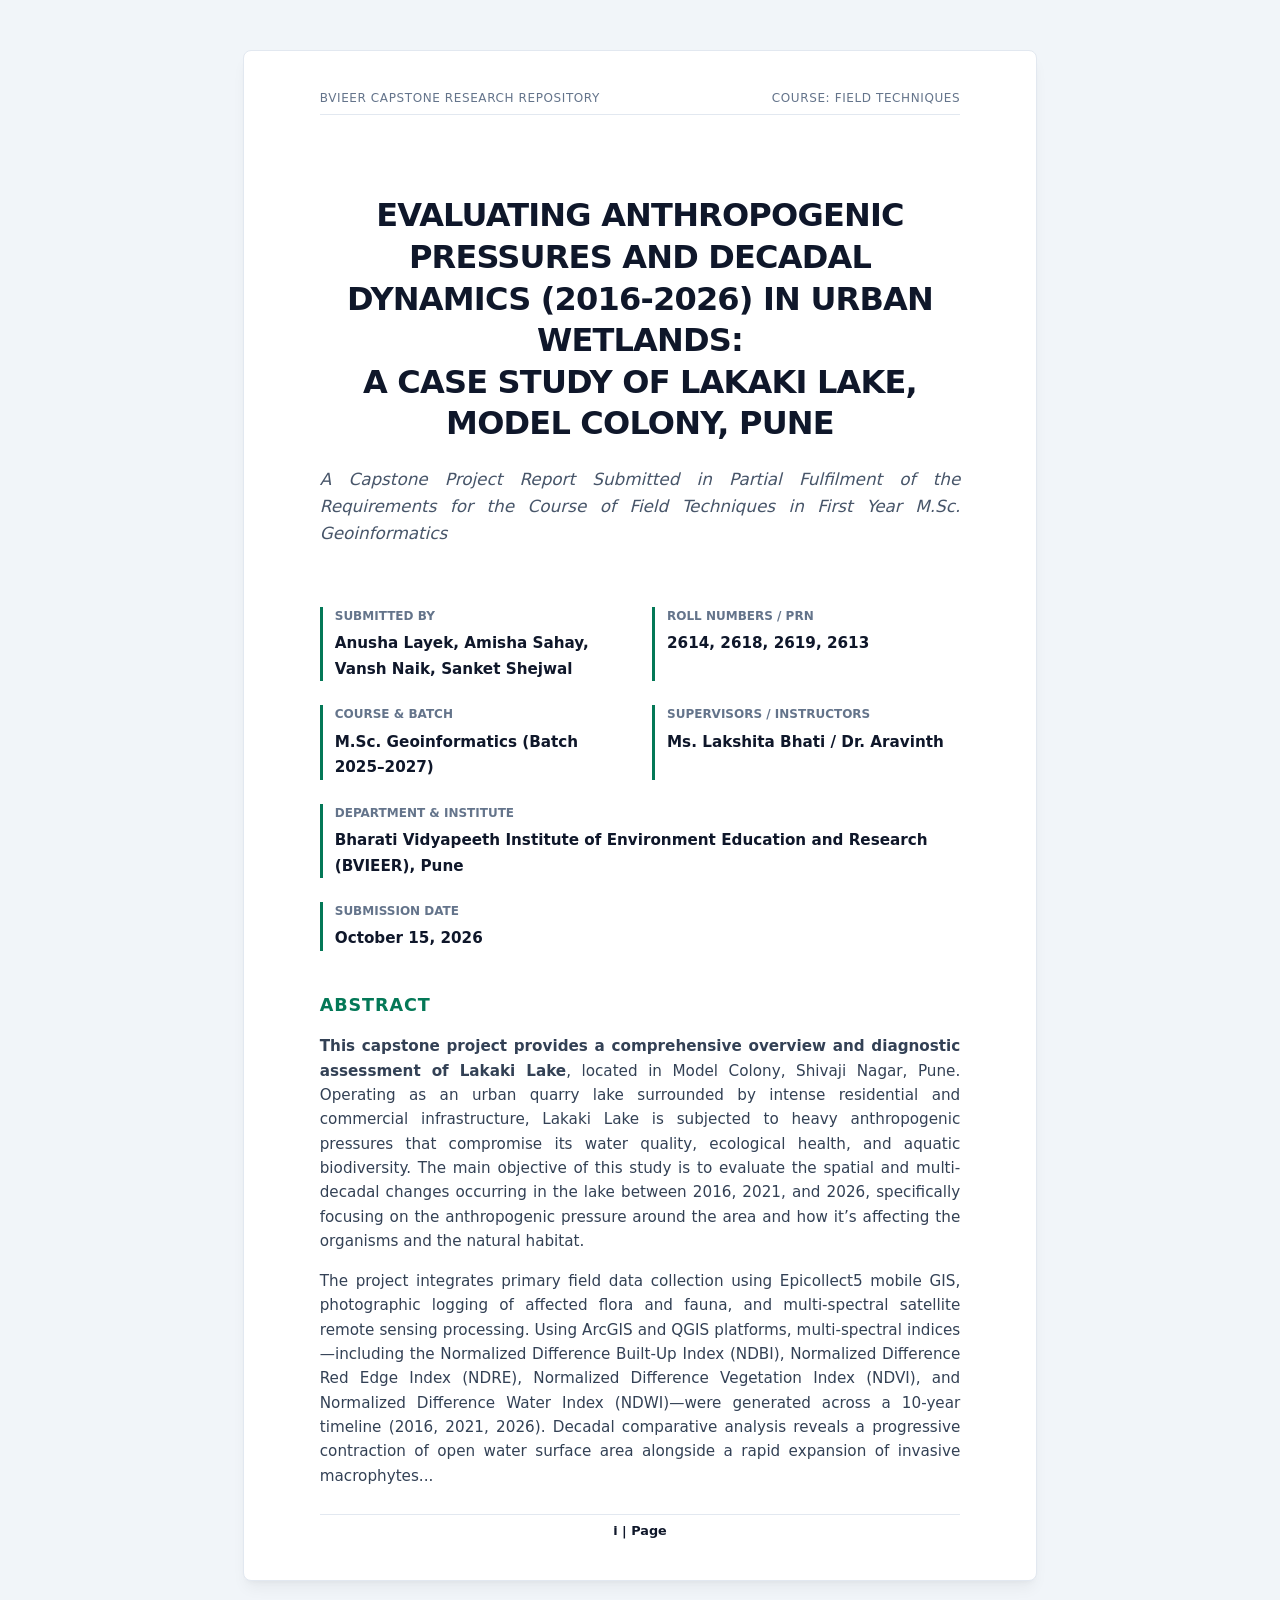
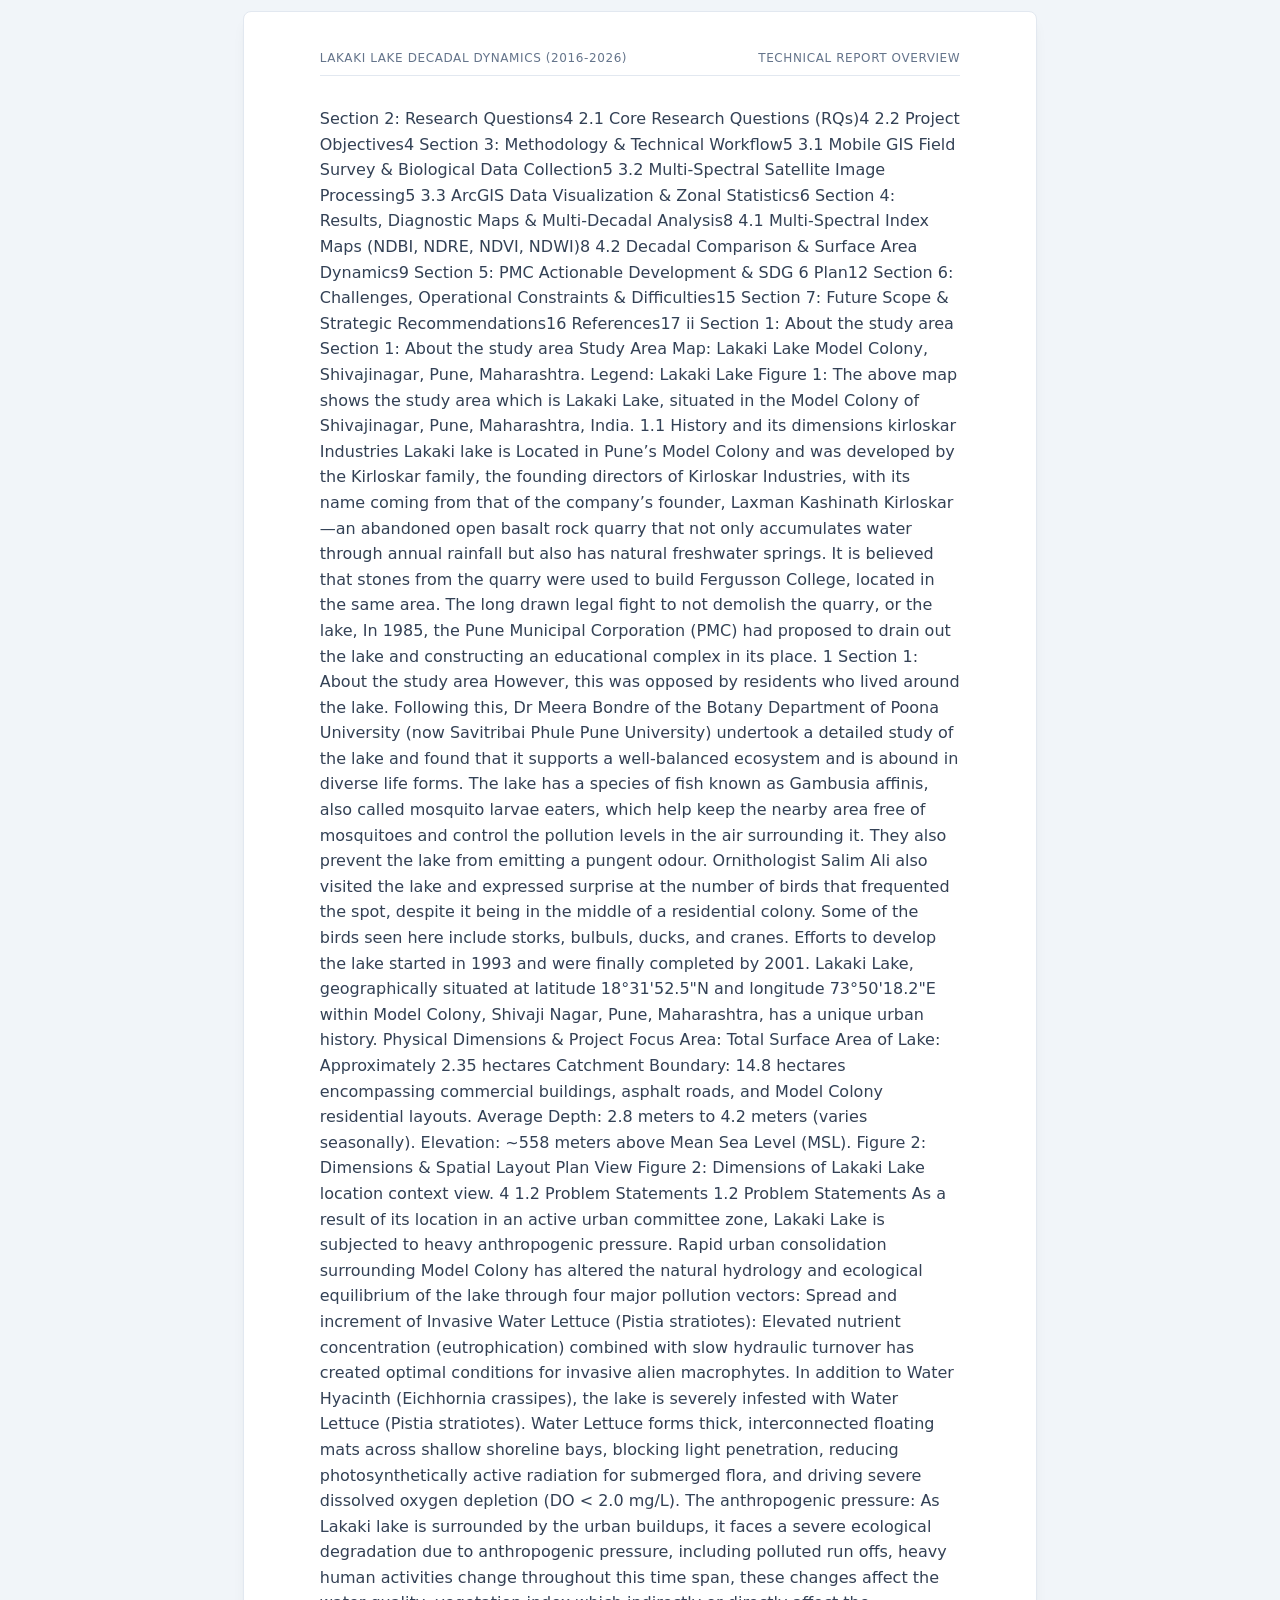
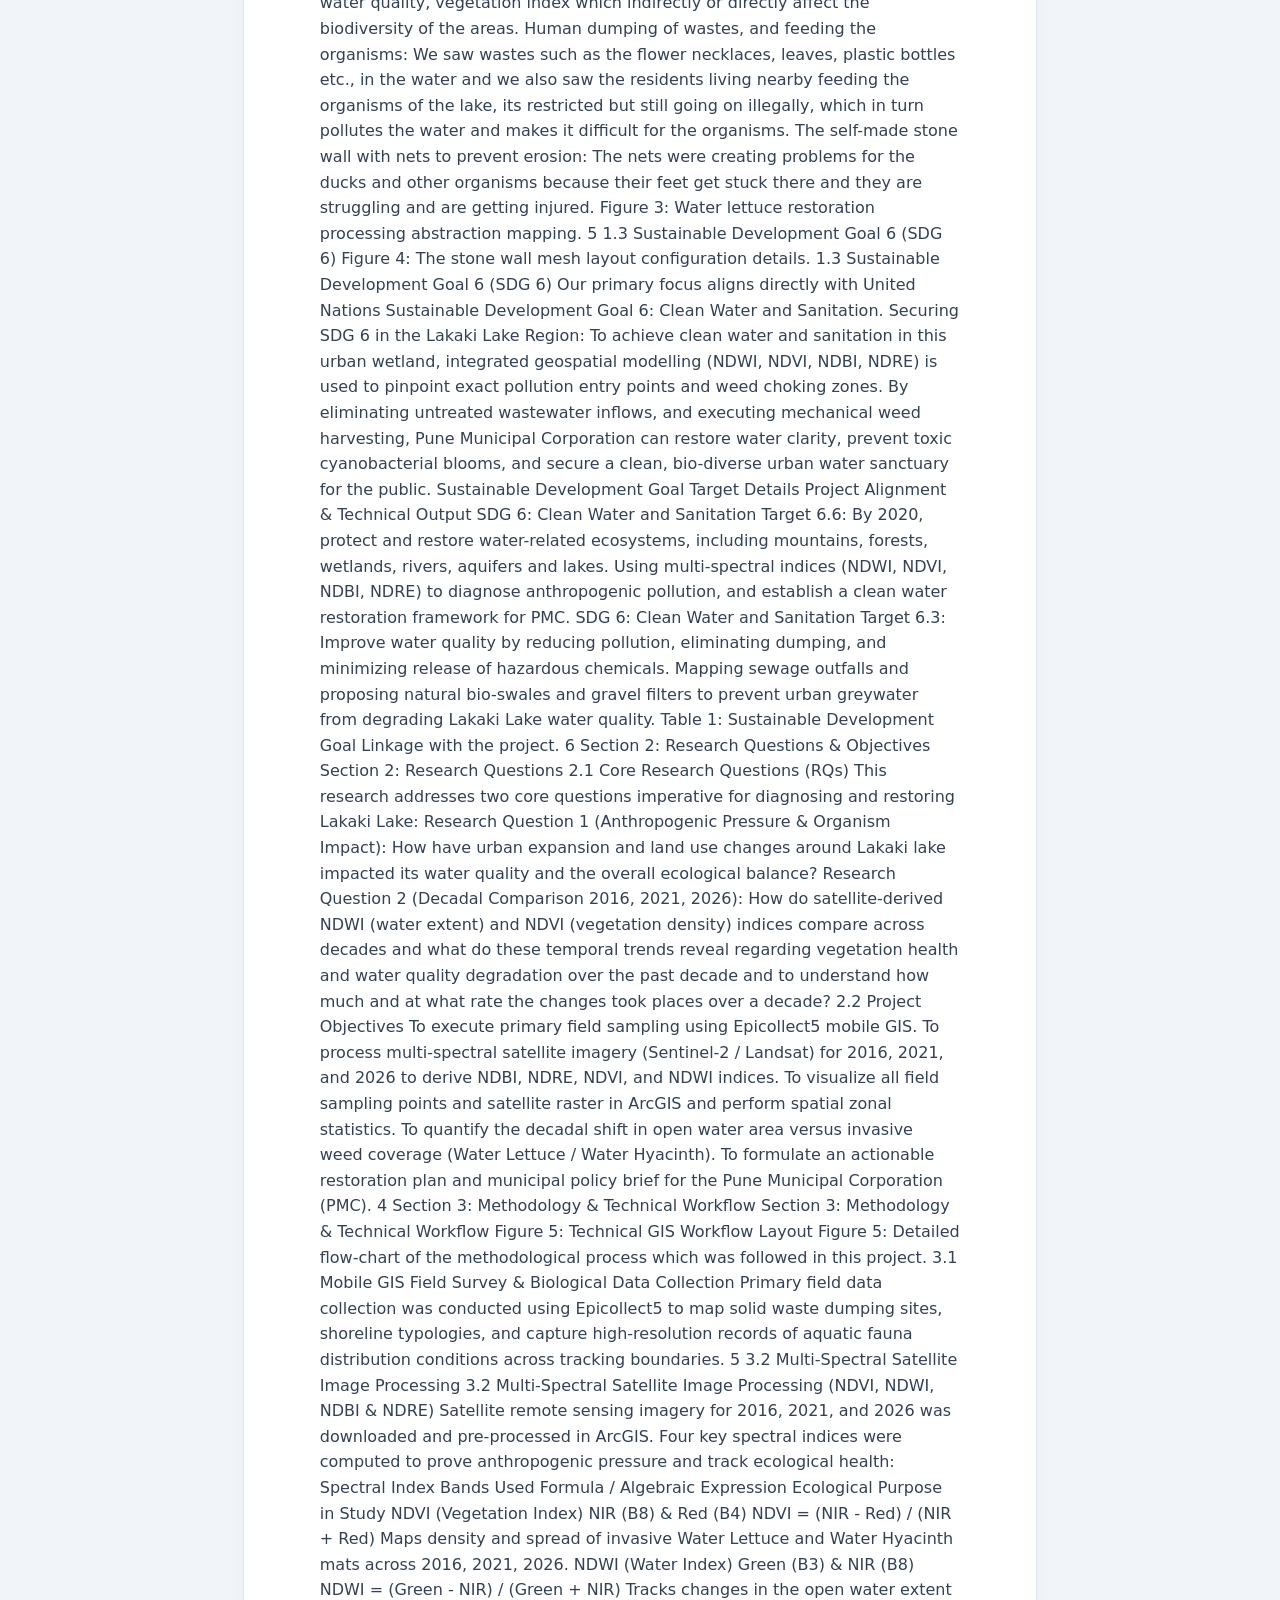
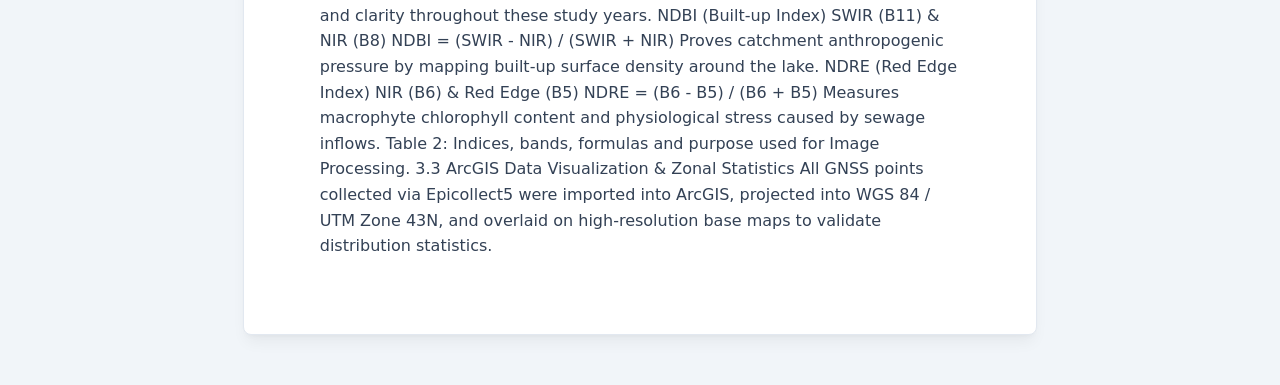
<file: lakaki.html>
<!DOCTYPE html>
<html lang="en">
<head>
    <meta charset="UTF-8">
    <meta name="viewport" content="width=device-width, initial-scale=1.0">
    <title>Capstone Report: Anthropogenic Pressures and Decadal Dynamics (2016-2026) in Lakaki Lake</title>
    <style>
        :root {
            --primary-navy: #0f172a;
            --emerald-green: #047857;
            --accent-teal: #0d9488;
            --text-body: #334155;
            --bg-canvas: #f1f5f9;
            --bg-card: #ffffff;
            --border-light: #e2e8f0;
            --badge-loss: #be123c;
            --badge-gain: #15803d;
        }

        body {
            font-family: 'Segoe UI', system-ui, -apple-system, sans-serif;
            line-height: 1.6;
            color: var(--text-body);
            background-color: var(--bg-canvas);
            margin: 0;
            padding: 20px;
        }

        .report-page {
            background: var(--bg-card);
            width: 210mm;
            min-height: 297mm;
            padding: 25mm 20mm 20mm 20mm;
            margin: 30px auto;
            box-shadow: 0 10px 15px -3px rgba(0,0,0,0.05), 0 4px 6px -4px rgba(0,0,0,0.05);
            border-radius: 8px;
            box-sizing: border-box;
            position: relative;
            border: 1px solid var(--border-light);
        }

        .running-header {
            position: absolute;
            top: 10mm;
            left: 20mm;
            right: 20mm;
            display: flex;
            justify-content: space-between;
            font-size: 0.75rem;
            color: #64748b;
            border-bottom: 1px solid var(--border-light);
            padding-bottom: 6px;
            text-transform: uppercase;
            letter-spacing: 0.05em;
        }

        .running-footer {
            position: absolute;
            bottom: 10mm;
            left: 20mm;
            right: 20mm;
            text-align: center;
            font-size: 0.8rem;
            font-weight: 600;
            color: var(--primary-navy);
            border-top: 1px solid var(--border-light);
            padding-top: 6px;
        }

        /* Cover Page Styling */
        .cover-title {
            text-align: center;
            margin-top: 50px;
            margin-bottom: 60px;
        }

        .cover-title h1 {
            font-size: 2rem;
            color: var(--primary-navy);
            line-height: 1.3;
            font-weight: 800;
            letter-spacing: -0.025em;
        }

        .cover-title p {
            font-size: 1.05rem;
            color: #475569;
            font-style: italic;
            margin-top: 15px;
        }

        .metadata-section {
            margin: 40px 0;
            display: grid;
            grid-template-columns: repeat(2, 1fr);
            gap: 24px;
        }

        .meta-group {
            border-left: 3px solid var(--emerald-green);
            padding-left: 12px;
        }

        .meta-group label {
            display: block;
            font-size: 0.75rem;
            font-weight: 700;
            text-transform: uppercase;
            color: #64748b;
            margin-bottom: 4px;
        }

        .meta-group span {
            font-size: 0.95rem;
            font-weight: 600;
            color: var(--primary-navy);
        }

        /* Typography */
        h2 {
            color: var(--primary-navy);
            font-size: 1.4rem;
            margin-top: 35px;
            margin-bottom: 16px;
            font-weight: 700;
            border-left: 4px solid var(--accent-teal);
            padding-left: 10px;
        }

        h3 {
            color: var(--emerald-green);
            font-size: 1.1rem;
            margin-top: 24px;
            margin-bottom: 12px;
            font-weight: 600;
        }

        p {
            text-align: justify;
            font-size: 0.95rem;
            margin-bottom: 16px;
        }

        ul, ol {
            padding-left: 20px;
            margin-bottom: 16px;
        }

        li {
            font-size: 0.95rem;
            margin-bottom: 8px;
        }

        /* Tables & Structural Layouts */
        table {
            width: 100%;
            border-collapse: collapse;
            margin: 24px 0;
            font-size: 0.9rem;
        }

        th, td {
            padding: 12px;
            border: 1px solid var(--border-light);
            text-align: left;
            vertical-align: top;
        }

        th {
            background-color: #f8fafc;
            color: var(--primary-navy);
            font-weight: 700;
        }

        tr:nth-child(even) td {
            background-color: #f8fafc;
        }

        .shift-loss { color: var(--badge-loss); font-weight: 700; }
        .shift-gain { color: var(--badge-gain); font-weight: 700; }

        /* Vector Spatial / Matrix Placeholders */
        .vector-canvas-placeholder {
            background-color: #f8fafc;
            border: 1px solid var(--border-light);
            border-radius: 6px;
            padding: 24px;
            margin: 20px 0;
            display: flex;
            flex-direction: column;
            align-items: center;
            justify-content: center;
        }

        .vector-canvas-placeholder svg {
            max-width: 100%;
            height: auto;
        }

        .toc-list {
            list-style: none;
            padding: 0;
        }

        .toc-item {
            display: flex;
            justify-content: space-between;
            align-items: flex-end;
            margin-bottom: 10px;
            font-size: 0.95rem;
        }

        .toc-dots {
            flex-grow: 1;
            border-bottom: 1px dotted #cbd5e1;
            margin: 0 8px;
            position: relative;
            top: -4px;
        }

        @media print {
            body { background: none; padding: 0; }
            .report-page { margin: 0; box-shadow: none; border: none; page-break-after: always; }
        }
    </style>
</head>
<body>

    <!-- PAGE 1: COVER PAGE -->
    <div class="report-page">
        <div class="running-header">
            <span>BVIEER Capstone Research Repository</span>
            <span>Course: Field Techniques</span>
        </div>
        
        <div class="cover-title">
            <h1>EVALUATING ANTHROPOGENIC PRESSURES AND DECADAL DYNAMICS (2016-2026) IN URBAN WETLANDS:<br>A CASE STUDY OF LAKAKI LAKE, MODEL COLONY, PUNE</h1>
            <p>A Capstone Project Report Submitted in Partial Fulfilment of the Requirements for the Course of Field Techniques in First Year M.Sc. Geoinformatics</p>
        </div>

        <div class="metadata-section">
            <div class="meta-group">
                <label>Submitted By</label>
                <span>Anusha Layek, Amisha Sahay, Vansh Naik, Sanket Shejwal</span>
            </div>
            <div class="meta-group">
                <label>Roll Numbers / PRN</label>
                <span>2614, 2618, 2619, 2613</span>
            </div>
            <div class="meta-group">
                <label>Course & Batch</label>
                <span>M.Sc. Geoinformatics (Batch 2025–2027)</span>
            </div>
            <div class="meta-group">
                <label>Supervisors / Instructors</label>
                <span>Ms. Lakshita Bhati / Dr. Aravinth</span>
            </div>
            <div class="meta-group" style="grid-column: span 2;">
                <label>Department & Institute</label>
                <span>Bharati Vidyapeeth Institute of Environment Education and Research (BVIEER), Pune</span>
            </div>
            <div class="meta-group">
                <label>Submission Date</label>
                <span>October 15, 2026</span>
            </div>
        </div>

        <div style="margin-top: 40px;">
            <h3 style="text-transform: uppercase; letter-spacing: 0.05em; margin-bottom: 10px;">Abstract</h3>
            <p><strong>This capstone project provides a comprehensive overview and diagnostic assessment of Lakaki Lake</strong>, located in Model Colony, Shivaji Nagar, Pune. Operating as an urban quarry lake surrounded by intense residential and commercial infrastructure, Lakaki Lake is subjected to heavy anthropogenic pressures that compromise its water quality, ecological health, and aquatic biodiversity. The main objective of this study is to evaluate the spatial and multi-decadal changes occurring in the lake between 2016, 2021, and 2026, specifically focusing on the anthropogenic pressure around the area and how it’s affecting the organisms and the natural habitat.</p>
            <p>The project integrates primary field data collection using Epicollect5 mobile GIS, photographic logging of affected flora and fauna, and multi-spectral satellite remote sensing processing. Using ArcGIS and QGIS platforms, multi-spectral indices—including the Normalized Difference Built-Up Index (NDBI), Normalized Difference Red Edge Index (NDRE), Normalized Difference Vegetation Index (NDVI), and Normalized Difference Water Index (NDWI)—were generated across a 10-year timeline (2016, 2021, 2026). Decadal comparative analysis reveals a progressive contraction of open water surface area alongside a rapid expansion of invasive macrophytes...</p>
        </div>

        <div class="running-footer">i | Page</div>
    </div>

    <!-- PAGE 2: ABSTRACT CONTINUED & TOC -->
    <div class="report-page">
        <div class="running-header">
            <span>Lakaki Lake Decadal Dynamics (2016-2026)</span>
            <span>Technical Report Overview</span>
        </div>
Section 2: Research Questions4
2.1 Core Research Questions (RQs)4
2.2 Project Objectives4
Section 3: Methodology & Technical Workflow5
3.1 Mobile GIS Field Survey & Biological Data Collection5
3.2 Multi-Spectral Satellite Image Processing5
3.3 ArcGIS Data Visualization & Zonal Statistics6
Section 4: Results, Diagnostic Maps & Multi-Decadal Analysis8
4.1 Multi-Spectral Index Maps (NDBI, NDRE, NDVI, NDWI)8
4.2 Decadal Comparison & Surface Area Dynamics9
Section 5: PMC Actionable Development & SDG 6 Plan12
Section 6: Challenges, Operational Constraints & Difficulties15
Section 7: Future Scope & Strategic Recommendations16
References17

ii
Section 1: About the study area
Section 1: About the study area
Study Area Map: Lakaki Lake
Model Colony, Shivajinagar, Pune, Maharashtra.


Legend:  Lakaki Lake


Figure 1: The above map shows the study area which is Lakaki Lake, situated in the Model Colony of Shivajinagar, Pune, Maharashtra, India.
1.1 History and its dimensions

kirloskar
Industries
Lakaki lake is Located in Pune’s Model Colony and was developed by the Kirloskar family, the founding directors of Kirloskar Industries, with its name coming from that of the company’s founder, Laxman Kashinath Kirloskar—an abandoned open basalt rock quarry that not only accumulates water through annual rainfall but also has natural freshwater springs. It is believed that stones from the quarry were used to build Fergusson College, located in the same area.
The long drawn legal fight to not demolish the quarry, or the lake, In 1985, the Pune Municipal Corporation (PMC) had proposed to drain out the lake and constructing an educational complex in its place.
1
Section 1: About the study area
However, this was opposed by residents who lived around the lake. Following this, Dr Meera Bondre of the Botany Department of Poona University (now Savitribai Phule Pune University) undertook a detailed study of the lake and found that it supports a well-balanced ecosystem and is abound in diverse life forms. The lake has a species of fish known as Gambusia affinis, also called mosquito larvae eaters, which help keep the nearby area free of mosquitoes and control the pollution levels in the air surrounding it. They also prevent the lake from emitting a pungent odour.
Ornithologist Salim Ali also visited the lake and expressed surprise at the number of birds that frequented the spot, despite it being in the middle of a residential colony. Some of the birds seen here include storks, bulbuls, ducks, and cranes.
Efforts to develop the lake started in 1993 and were finally completed by 2001. Lakaki Lake, geographically situated at latitude 18°31'52.5"N and longitude 73°50'18.2"E within Model Colony, Shivaji Nagar, Pune, Maharashtra, has a unique urban history.
Physical Dimensions & Project Focus Area:

Total Surface Area of Lake: Approximately 2.35 hectares
Catchment Boundary: 14.8 hectares encompassing commercial buildings, asphalt roads, and Model Colony residential layouts.
Average Depth: 2.8 meters to 4.2 meters (varies seasonally).
Elevation: ~558 meters above Mean Sea Level (MSL).
Figure 2: Dimensions & Spatial Layout Plan View
Figure 2: Dimensions of Lakaki Lake location context view.
4
1.2 Problem Statements
1.2 Problem Statements
As a result of its location in an active urban committee zone, Lakaki Lake is subjected to heavy anthropogenic pressure. Rapid urban consolidation surrounding Model Colony has altered the natural hydrology and ecological equilibrium of the lake through four major pollution vectors:
Spread and increment of Invasive Water Lettuce (Pistia stratiotes): Elevated nutrient concentration (eutrophication) combined with slow hydraulic turnover has created optimal conditions for invasive alien macrophytes. In addition to Water Hyacinth (Eichhornia crassipes), the lake is severely infested with Water Lettuce (Pistia stratiotes). Water Lettuce forms thick, interconnected floating mats across shallow shoreline bays, blocking light penetration, reducing photosynthetically active radiation for submerged flora, and driving severe dissolved oxygen depletion (DO < 2.0 mg/L).
The anthropogenic pressure: As Lakaki lake is surrounded by the urban buildups, it faces a severe ecological degradation due to anthropogenic pressure, including polluted run offs, heavy human activities change throughout this time span, these changes affect the water quality, vegetation index which indirectly or directly affect the biodiversity of the areas.
Human dumping of wastes, and feeding the organisms: We saw wastes such as the flower necklaces, leaves, plastic bottles etc., in the water and we also saw the residents living nearby feeding the organisms of the lake, its restricted but still going on illegally, which in turn pollutes the water and makes it difficult for the organisms.
The self-made stone wall with nets to prevent erosion: The nets were creating problems for the ducks and other organisms because their feet get stuck there and they are struggling and are getting injured.
Figure 3: Water lettuce restoration processing abstraction mapping.
5
1.3 Sustainable Development Goal 6 (SDG 6)



Figure 4: The stone wall mesh layout configuration details.
1.3 Sustainable Development Goal 6 (SDG 6)
Our primary focus aligns directly with United Nations Sustainable Development Goal 6: Clean Water and Sanitation.
Securing SDG 6 in the Lakaki Lake Region: To achieve clean water and sanitation in this urban wetland, integrated geospatial modelling (NDWI, NDVI, NDBI, NDRE) is used to pinpoint exact pollution entry points and weed choking zones. By eliminating untreated wastewater inflows, and executing mechanical weed harvesting, Pune Municipal Corporation can restore water clarity, prevent toxic cyanobacterial blooms, and secure a clean, bio-diverse urban water sanctuary for the public.

Sustainable Development Goal
	Target Details
	Project Alignment & Technical Output
SDG 6: Clean Water and Sanitation
	Target 6.6: By 2020, protect and restore water-related ecosystems, including mountains, forests, wetlands, rivers, aquifers and lakes.
	Using multi-spectral indices (NDWI, NDVI, NDBI, NDRE) to diagnose anthropogenic pollution, and establish a clean water restoration framework for PMC.
SDG 6: Clean Water and Sanitation
	Target 6.3: Improve water quality by reducing pollution, eliminating dumping, and minimizing release of hazardous chemicals.
	Mapping sewage outfalls and proposing natural bio-swales and gravel filters to prevent urban greywater from degrading Lakaki Lake water quality.

Table 1: Sustainable Development Goal Linkage with the project.
6
Section 2: Research Questions & Objectives
Section 2: Research Questions
2.1 Core Research Questions (RQs)
This research addresses two core questions imperative for diagnosing and restoring Lakaki Lake:

Research Question 1 (Anthropogenic Pressure & Organism Impact): How have urban expansion and land use changes around Lakaki lake impacted its water quality and the overall ecological balance?
Research Question 2 (Decadal Comparison 2016, 2021, 2026): How do satellite-derived NDWI (water extent) and NDVI (vegetation density) indices compare across decades and what do these temporal trends reveal regarding vegetation health and water quality degradation over the past decade and to understand how much and at what rate the changes took places over a decade?
2.2 Project Objectives

To execute primary field sampling using Epicollect5 mobile GIS.
To process multi-spectral satellite imagery (Sentinel-2 / Landsat) for 2016, 2021, and 2026 to derive NDBI, NDRE, NDVI, and NDWI indices.
To visualize all field sampling points and satellite raster in ArcGIS and perform spatial zonal statistics.
To quantify the decadal shift in open water area versus invasive weed coverage (Water Lettuce / Water Hyacinth).
To formulate an actionable restoration plan and municipal policy brief for the Pune Municipal Corporation (PMC).

4
Section 3: Methodology & Technical Workflow
Section 3: Methodology & Technical Workflow
Figure 5: Technical GIS Workflow Layout
Figure 5: Detailed flow-chart of the methodological process which was followed in this project.
3.1 Mobile GIS Field Survey & Biological Data Collection
Primary field data collection was conducted using Epicollect5 to map solid waste dumping sites, shoreline typologies, and capture high-resolution records of aquatic fauna distribution conditions across tracking boundaries.
5
3.2 Multi-Spectral Satellite Image Processing
3.2 Multi-Spectral Satellite Image Processing (NDVI, NDWI, NDBI & NDRE)
Satellite remote sensing imagery for 2016, 2021, and 2026 was downloaded and pre-processed in ArcGIS. Four key spectral indices were computed to prove anthropogenic pressure and track ecological health:

Spectral Index
	Bands Used
	Formula / Algebraic Expression
	Ecological Purpose in Study
NDVI
(Vegetation Index)
	NIR (B8) & Red (B4)
	NDVI = (NIR - Red) / (NIR + Red)
	Maps density and spread of invasive Water Lettuce and Water Hyacinth mats across 2016, 2021, 2026.
NDWI
(Water Index)
	Green (B3) & NIR (B8)
	NDWI = (Green - NIR) / (Green + NIR)
	Tracks changes in the open water extent and clarity throughout these study years.
NDBI
(Built-up Index)
	SWIR (B11) & NIR (B8)
	NDBI = (SWIR - NIR) / (SWIR + NIR)
	Proves catchment anthropogenic pressure by mapping built-up surface density around the lake.
NDRE
(Red Edge Index)
	NIR (B6) & Red Edge (B5)
	NDRE = (B6 - B5) / (B6 + B5)
	Measures macrophyte chlorophyll content and physiological stress caused by sewage inflows.

Table 2: Indices, bands, formulas and purpose used for Image Processing.
3.3 ArcGIS Data Visualization & Zonal Statistics
All GNSS points collected via Epicollect5 were imported into ArcGIS, projected into WGS 84 / UTM Zone 43N, and overlaid on high-resolution base maps to validate distribution statistics.
</file>
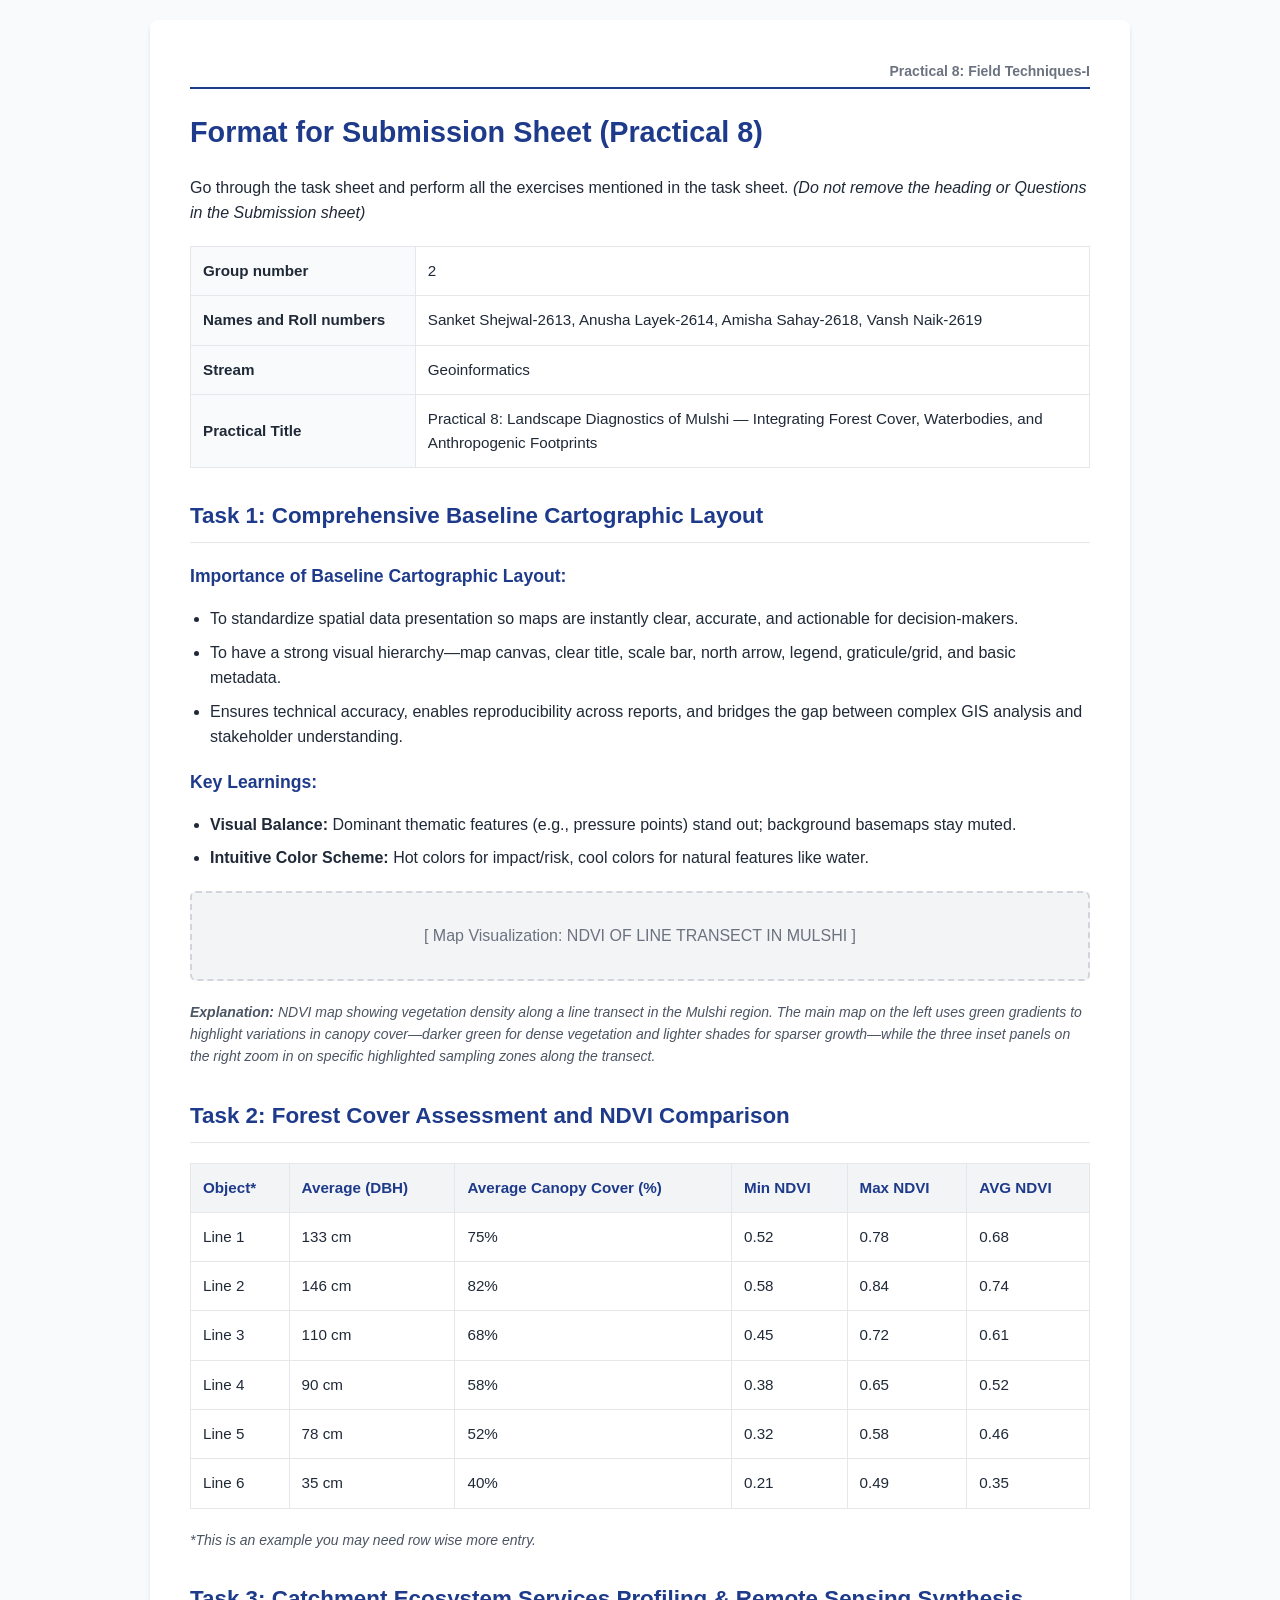
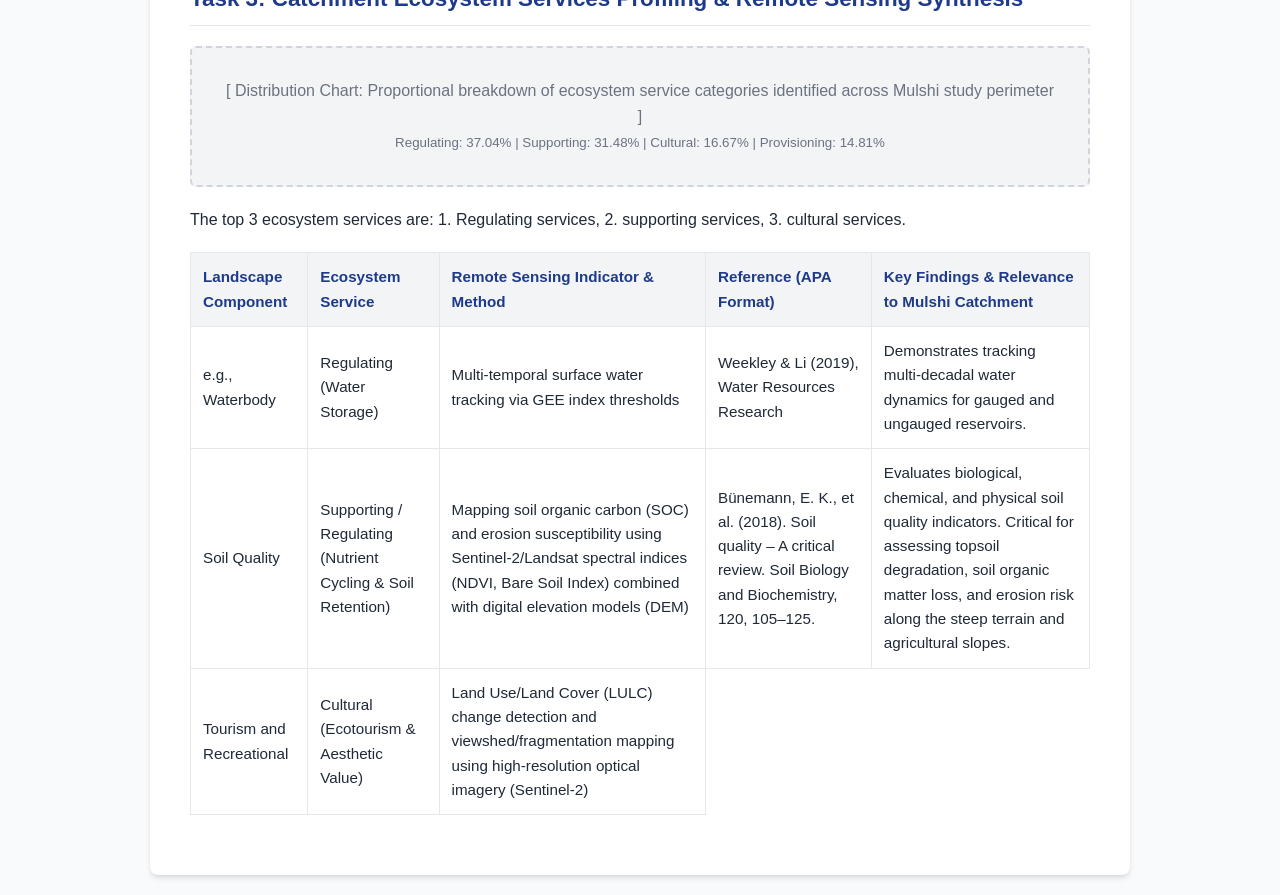
<file: mulshi.html>
<!DOCTYPE html>
<html lang="en">
<head>
    <meta charset="UTF-8">
    <meta name="viewport" content="width=device-width, initial-scale=1.0">
    <title>Practical 8: Landscape Diagnostics of Mulshi</title>
    <style>
        :root {
            --primary-color: #1e3a8a;
            --secondary-color: #3b82f6;
            --text-color: #1f2937;
            --bg-color: #f9fafb;
            --card-bg: #ffffff;
            --border-color: #e5e7eb;
        }

        body {
            font-family: 'Segoe UI', Tahoma, Geneva, Verdana, sans-serif;
            line-height: 1.6;
            color: var(--text-color);
            background-color: var(--bg-color);
            margin: 0;
            padding: 20px;
        }

        .container {
            max-width: 900px;
            margin: 0 auto;
            background: var(--card-bg);
            padding: 40px;
            box-shadow: 0 4px 6px -1px rgba(0, 0, 0, 0.1), 0 2px 4px -1px rgba(0, 0, 0, 0.06);
            border-radius: 8px;
        }

        .header {
            text-align: right;
            color: #6b7280;
            font-size: 0.875rem;
            border-bottom: 2px solid var(--primary-color);
            padding-bottom: 5px;
            margin-bottom: 20px;
            font-weight: 600;
        }

        h1, h2, h3 {
            color: var(--primary-color);
        }

        h1 {
            font-size: 1.8rem;
            margin-top: 0;
        }

        h2 {
            font-size: 1.4rem;
            border-bottom: 1px solid var(--border-color);
            padding-bottom: 8px;
            margin-top: 30px;
        }

        h3 {
            font-size: 1.1rem;
            margin-bottom: 8px;
        }

        table {
            width: 100%;
            border-collapse: collapse;
            margin: 20px 0;
            font-size: 0.95rem;
        }

        th, td {
            border: 1px solid var(--border-color);
            padding: 12px;
            text-align: left;
        }

        th {
            background-color: #f3f4f6;
            color: var(--primary-color);
            font-weight: 600;
        }

        .metadata-table td:first-child {
            font-weight: bold;
            width: 25%;
            background-color: #f9fafb;
        }

        ul {
            padding-left: 20px;
        }

        li {
            margin-bottom: 8px;
        }

        .note {
            font-style: italic;
            color: #4b5563;
            font-size: 0.875rem;
            margin-top: 4px;
        }

        .chart-placeholder {
            background: #f3f4f6;
            border: 2px dashed #d1d5db;
            border-radius: 6px;
            padding: 30px;
            text-align: center;
            margin: 20px 0;
            color: #6b7280;
            font-weight: 500;
        }

        .formula-box {
            background-color: #f8fafc;
            border-left: 4px solid var(--secondary-color);
            padding: 20px;
            margin: 20px 0;
            border-radius: 0 6px 6px 0;
        }

        .formula {
            text-align: center;
            font-family: 'Courier New', Courier, monospace;
            font-size: 1.1rem;
            margin: 15px 0;
            font-weight: bold;
        }

        .page-footer {
            margin-top: 40px;
            border-top: 1px solid var(--border-color);
            padding-top: 10px;
            font-size: 0.8rem;
            color: #9ca3af;
        }
    </style>
</head>
<body>

<div class="container">
    <div class="header">Practical 8: Field Techniques-I</div>

    <h1>Format for Submission Sheet (Practical 8)</h1>
    <p>Go through the task sheet and perform all the exercises mentioned in the task sheet. <em>(Do not remove the heading or Questions in the Submission sheet)</em></p>

    <table class="metadata-table">
        <tr>
            <td>Group number</td>
            <td>2</td>
        </tr>
        <tr>
            <td>Names and Roll numbers</td>
            <td>Sanket Shejwal-2613, Anusha Layek-2614, Amisha Sahay-2618, Vansh Naik-2619</td>
        </tr>
        <tr>
            <td>Stream</td>
            <td>Geoinformatics</td>
        </tr>
        <tr>
            <td>Practical Title</td>
            <td>Practical 8: Landscape Diagnostics of Mulshi — Integrating Forest Cover, Waterbodies, and Anthropogenic Footprints</td>
        </tr>
    </table>

    <h2>Task 1: Comprehensive Baseline Cartographic Layout</h2>
    <h3>Importance of Baseline Cartographic Layout:</h3>
    <ul>
        <li>To standardize spatial data presentation so maps are instantly clear, accurate, and actionable for decision-makers.</li>
        <li>To have a strong visual hierarchy—map canvas, clear title, scale bar, north arrow, legend, graticule/grid, and basic metadata.</li>
        <li>Ensures technical accuracy, enables reproducibility across reports, and bridges the gap between complex GIS analysis and stakeholder understanding.</li>
    </ul>

    <h3>Key Learnings:</h3>
    <ul>
        <li><strong>Visual Balance:</strong> Dominant thematic features (e.g., pressure points) stand out; background basemaps stay muted.</li>
        <li><strong>Intuitive Color Scheme:</strong> Hot colors for impact/risk, cool colors for natural features like water.</li>
    </ul>

    <div class="chart-placeholder">
        [ Map Visualization: NDVI OF LINE TRANSECT IN MULSHI ]
    </div>
    <p class="note"><strong>Explanation:</strong> NDVI map showing vegetation density along a line transect in the Mulshi region. The main map on the left uses green gradients to highlight variations in canopy cover—darker green for dense vegetation and lighter shades for sparser growth—while the three inset panels on the right zoom in on specific highlighted sampling zones along the transect.</p>

    <h2>Task 2: Forest Cover Assessment and NDVI Comparison</h2>
    <table>
        <thead>
            <tr>
                <th>Object*</th>
                <th>Average (DBH)</th>
                <th>Average Canopy Cover (%)</th>
                <th>Min NDVI</th>
                <th>Max NDVI</th>
                <th>AVG NDVI</th>
            </tr>
        </thead>
        <tbody>
            <tr>
                <td>Line 1</td>
                <td>133 cm</td>
                <td>75%</td>
                <td>0.52</td>
                <td>0.78</td>
                <td>0.68</td>
            </tr>
            <tr>
                <td>Line 2</td>
                <td>146 cm</td>
                <td>82%</td>
                <td>0.58</td>
                <td>0.84</td>
                <td>0.74</td>
            </tr>
            <tr>
                <td>Line 3</td>
                <td>110 cm</td>
                <td>68%</td>
                <td>0.45</td>
                <td>0.72</td>
                <td>0.61</td>
            </tr>
            <tr>
                <td>Line 4</td>
                <td>90 cm</td>
                <td>58%</td>
                <td>0.38</td>
                <td>0.65</td>
                <td>0.52</td>
            </tr>
            <tr>
                <td>Line 5</td>
                <td>78 cm</td>
                <td>52%</td>
                <td>0.32</td>
                <td>0.58</td>
                <td>0.46</td>
            </tr>
            <tr>
                <td>Line 6</td>
                <td>35 cm</td>
                <td>40%</td>
                <td>0.21</td>
                <td>0.49</td>
                <td>0.35</td>
            </tr>
        </tbody>
    </table>
    <div class="note">*This is an example you may need row wise more entry.</div>

    <h2>Task 3: Catchment Ecosystem Services Profiling & Remote Sensing Synthesis</h2>
    <div class="chart-placeholder">
        [ Distribution Chart: Proportional breakdown of ecosystem service categories identified across Mulshi study perimeter ]
        <br><small>Regulating: 37.04% | Supporting: 31.48% | Cultural: 16.67% | Provisioning: 14.81%</small>
    </div>
    <p>The top 3 ecosystem services are: 1. Regulating services, 2. supporting services, 3. cultural services.</p>

    <table>
        <thead>
            <tr>
                <th>Landscape Component</th>
                <th>Ecosystem Service</th>
                <th>Remote Sensing Indicator & Method</th>
                <th>Reference (APA Format)</th>
                <th>Key Findings & Relevance to Mulshi Catchment</th>
            </tr>
        </thead>
        <tbody>
            <tr>
                <td>e.g., Waterbody</td>
                <td>Regulating (Water Storage)</td>
                <td>Multi-temporal surface water tracking via GEE index thresholds</td>
                <td>Weekley & Li (2019), Water Resources Research</td>
                <td>Demonstrates tracking multi-decadal water dynamics for gauged and ungauged reservoirs.</td>
            </tr>
            <tr>
                <td>Soil Quality</td>
                <td>Supporting / Regulating (Nutrient Cycling & Soil Retention)</td>
                <td>Mapping soil organic carbon (SOC) and erosion susceptibility using Sentinel-2/Landsat spectral indices (NDVI, Bare Soil Index) combined with digital elevation models (DEM)</td>
                <td>Bünemann, E. K., et al. (2018). Soil quality – A critical review. Soil Biology and Biochemistry, 120, 105–125.</td>
                <td>Evaluates biological, chemical, and physical soil quality indicators. Critical for assessing topsoil degradation, soil organic matter loss, and erosion risk along the steep terrain and agricultural slopes.</td>
            </tr>
            <tr>
                <td>Tourism and Recreational</td>
                <td>Cultural (Ecotourism & Aesthetic Value)</td>
                <td>Land Use/Land Cover (LULC) change detection and viewshed/fragmentation mapping using high-resolution optical imagery (Sentinel-2)</td>
</file>
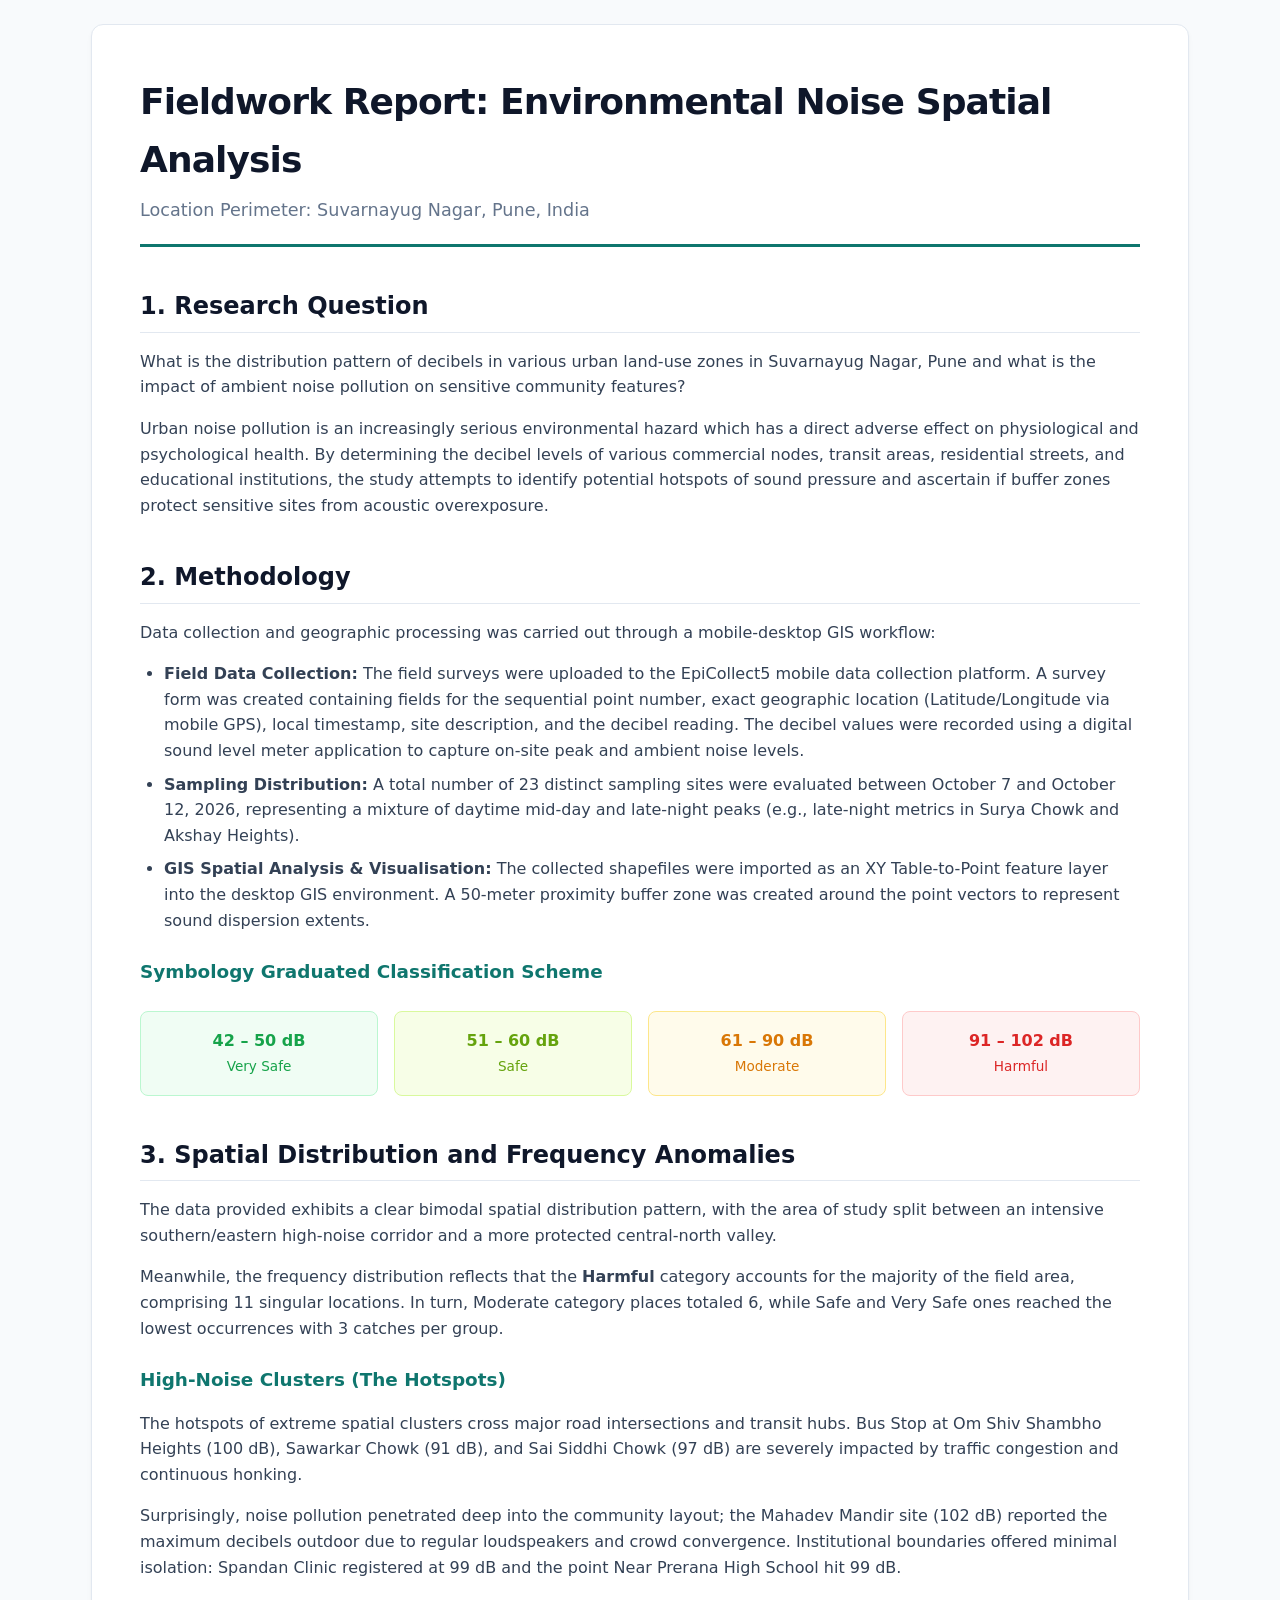
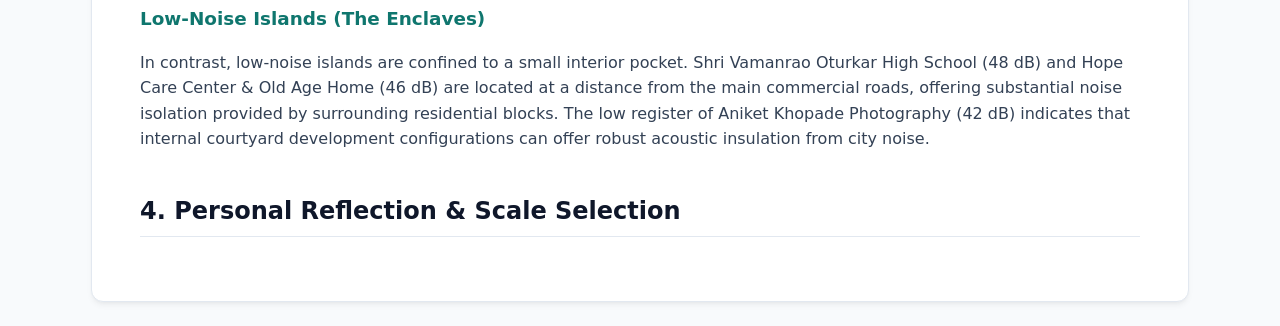
<file: noise.html>
<!DOCTYPE html>
<html lang="en">
<head>
    <meta charset="UTF-8">
    <meta name="viewport" content="width=device-width, initial-scale=1.0">
    <title>Noise Pollution Survey — Suvarnayug Nagar</title>
    <style>
        :root {
            --primary-color: #1e293b;
            --accent-color: #0f766e;
            --text-main: #334155;
            --text-dark: #0f172a;
            --bg-page: #f8fafc;
            --bg-card: #ffffff;
            --border-color: #e2e8f0;
            
            /* Status Colors */
            --color-very-safe: #16a34a;
            --color-safe: #65a30d;
            --color-moderate: #d97706;
            --color-harmful: #dc2626;
        }

        body {
            font-family: 'Segoe UI', system-ui, -apple-system, sans-serif;
            line-height: 1.6;
            color: var(--text-main);
            background-color: var(--bg-page);
            margin: 0;
            padding: 24px;
        }

        .report-container {
            max-width: 1000px;
            margin: 0 auto;
            background: var(--bg-card);
            padding: 48px;
            border-radius: 12px;
            box-shadow: 0 4px 6px -1px rgb(0 0 0 / 0.05), 0 2px 4px -2px rgb(0 0 0 / 0.05);
            border: 1px solid var(--border-color);
        }

        .report-header {
            border-bottom: 3px solid var(--accent-color);
            padding-bottom: 20px;
            margin-bottom: 32px;
        }

        .report-header h1 {
            color: var(--text-dark);
            font-size: 2.25rem;
            margin: 0 0 8px 0;
            font-weight: 800;
            letter-spacing: -0.025em;
        }

        .report-header p {
            color: #64748b;
            font-size: 1.1rem;
            margin: 0;
        }

        h2 {
            color: var(--text-dark);
            font-size: 1.5rem;
            margin-top: 40px;
            margin-bottom: 16px;
            border-bottom: 1px solid var(--border-color);
            padding-bottom: 6px;
        }

        h3 {
            color: var(--accent-color);
            font-size: 1.15rem;
            margin-top: 24px;
            margin-bottom: 8px;
        }

        p, li {
            font-size: 1rem;
            color: var(--text-main);
        }

        ul, ol {
            padding-left: 24px;
            margin-bottom: 20px;
        }

        li {
            margin-bottom: 8px;
        }

        /* Classification Grid Rules */
        .classification-grid {
            display: grid;
            grid-template-columns: repeat(auto-fit, minmax(200px, 1fr));
            gap: 16px;
            margin: 24px 0;
        }

        .class-card {
            padding: 16px;
            border-radius: 8px;
            border: 1px solid var(--border-color);
            font-weight: 600;
            text-align: center;
        }

        .class-card.very-safe { background-color: #f0fdf4; color: var(--color-very-safe); border-color: #bbf7d0; }
        .class-card.safe { background-color: #f7fee7; color: var(--color-safe); border-color: #d9f99d; }
        .class-card.moderate { background-color: #fffbeb; color: var(--color-moderate); border-color: #fde68a; }
        .class-card.harmful { background-color: #fef2f2; color: var(--color-harmful); border-color: #fecaca; }

        /* Tables styling */
        table {
            width: 100%;
            border-collapse: collapse;
            margin: 24px 0;
            font-size: 0.92rem;
        }

        th, td {
            padding: 10px 14px;
            border: 1px solid var(--border-color);
            text-align: left;
        }

        th {
            background-color: #f1f5f9;
            color: var(--text-dark);
            font-weight: 600;
        }

        tr:nth-child(even) {
            background-color: #f8fafc;
        }

        .badge {
            display: inline-block;
            padding: 4px 8px;
            border-radius: 4px;
            font-size: 0.75rem;
            font-weight: 700;
            text-transform: uppercase;
        }

        .badge.harmful { background-color: #fee2e2; color: #991b1b; }
        .badge.moderate { background-color: #fef3c7; color: #92400e; }
        .badge.safe { background-color: #ecfccb; color: #3f6212; }
        .badge.very-safe { background-color: #dcfce7; color: #166534; }

        .summary-box {
            background-color: #f8fafc;
            border-left: 4px solid var(--accent-color);
            padding: 20px;
            border-radius: 0 8px 8px 0;
            margin: 24px 0;
        }

        .formula-list code {
            font-family: Consolas, Monaco, monospace;
            background-color: #e2e8f0;
            padding: 2px 6px;
            border-radius: 4px;
            color: var(--text-dark);
        }

        @media (max-width: 768px) {
            .report-container { padding: 20px; }
            table { font-size: 0.8rem; display: block; overflow-x: auto; }
        }
    </style>
</head>
<body>

<div class="report-container">
    <header class="report-header">
        <h1>Fieldwork Report: Environmental Noise Spatial Analysis</h1>
        <p>Location Perimeter: Suvarnayug Nagar, Pune, India</p>
    </header>

    <h2>1. Research Question</h2>
    <p>What is the distribution pattern of decibels in various urban land-use zones in Suvarnayug Nagar, Pune and what is the impact of ambient noise pollution on sensitive community features?</p>
    <p>Urban noise pollution is an increasingly serious environmental hazard which has a direct adverse effect on physiological and psychological health. By determining the decibel levels of various commercial nodes, transit areas, residential streets, and educational institutions, the study attempts to identify potential hotspots of sound pressure and ascertain if buffer zones protect sensitive sites from acoustic overexposure.</p>

    <h2>2. Methodology</h2>
    <p>Data collection and geographic processing was carried out through a mobile-desktop GIS workflow:</p>
    <ul>
        <li><strong>Field Data Collection:</strong> The field surveys were uploaded to the EpiCollect5 mobile data collection platform. A survey form was created containing fields for the sequential point number, exact geographic location (Latitude/Longitude via mobile GPS), local timestamp, site description, and the decibel reading. The decibel values were recorded using a digital sound level meter application to capture on-site peak and ambient noise levels.</li>
        <li><strong>Sampling Distribution:</strong> A total number of 23 distinct sampling sites were evaluated between October 7 and October 12, 2026, representing a mixture of daytime mid-day and late-night peaks (e.g., late-night metrics in Surya Chowk and Akshay Heights).</li>
        <li><strong>GIS Spatial Analysis & Visualisation:</strong> The collected shapefiles were imported as an XY Table-to-Point feature layer into the desktop GIS environment. A 50-meter proximity buffer zone was created around the point vectors to represent sound dispersion extents.</li>
    </ul>

    <h3>Symbology Graduated Classification Scheme</h3>
    <div class="classification-grid">
        <div class="class-card very-safe">42 – 50 dB<br><span style="font-size: 0.85rem; font-weight: normal;">Very Safe</span></div>
        <div class="class-card safe">51 – 60 dB<br><span style="font-size: 0.85rem; font-weight: normal;">Safe</span></div>
        <div class="class-card moderate">61 – 90 dB<br><span style="font-size: 0.85rem; font-weight: normal;">Moderate</span></div>
        <div class="class-card harmful">91 – 102 dB<br><span style="font-size: 0.85rem; font-weight: normal;">Harmful</span></div>
    </div>

    <h2>3. Spatial Distribution and Frequency Anomalies</h2>
    <p>The data provided exhibits a clear bimodal spatial distribution pattern, with the area of study split between an intensive southern/eastern high-noise corridor and a more protected central-north valley. </p>
    <p>Meanwhile, the frequency distribution reflects that the <strong>Harmful</strong> category accounts for the majority of the field area, comprising 11 singular locations. In turn, Moderate category places totaled 6, while Safe and Very Safe ones reached the lowest occurrences with 3 catches per group.</p>

    <h3>High-Noise Clusters (The Hotspots)</h3>
    <p>The hotspots of extreme spatial clusters cross major road intersections and transit hubs. Bus Stop at Om Shiv Shambho Heights (100 dB), Sawarkar Chowk (91 dB), and Sai Siddhi Chowk (97 dB) are severely impacted by traffic congestion and continuous honking. </p>
    <p>Surprisingly, noise pollution penetrated deep into the community layout; the Mahadev Mandir site (102 dB) reported the maximum decibels outdoor due to regular loudspeakers and crowd convergence. Institutional boundaries offered minimal isolation: Spandan Clinic registered at 99 dB and the point Near Prerana High School hit 99 dB.</p>

    <h3>Low-Noise Islands (The Enclaves)</h3>
    <p>In contrast, low-noise islands are confined to a small interior pocket. Shri Vamanrao Oturkar High School (48 dB) and Hope Care Center & Old Age Home (46 dB) are located at a distance from the main commercial roads, offering substantial noise isolation provided by surrounding residential blocks. The low register of Aniket Khopade Photography (42 dB) indicates that internal courtyard development configurations can offer robust acoustic insulation from city noise.</p>

    <h2>4. Personal Reflection & Scale Selection</h2>
</file>
